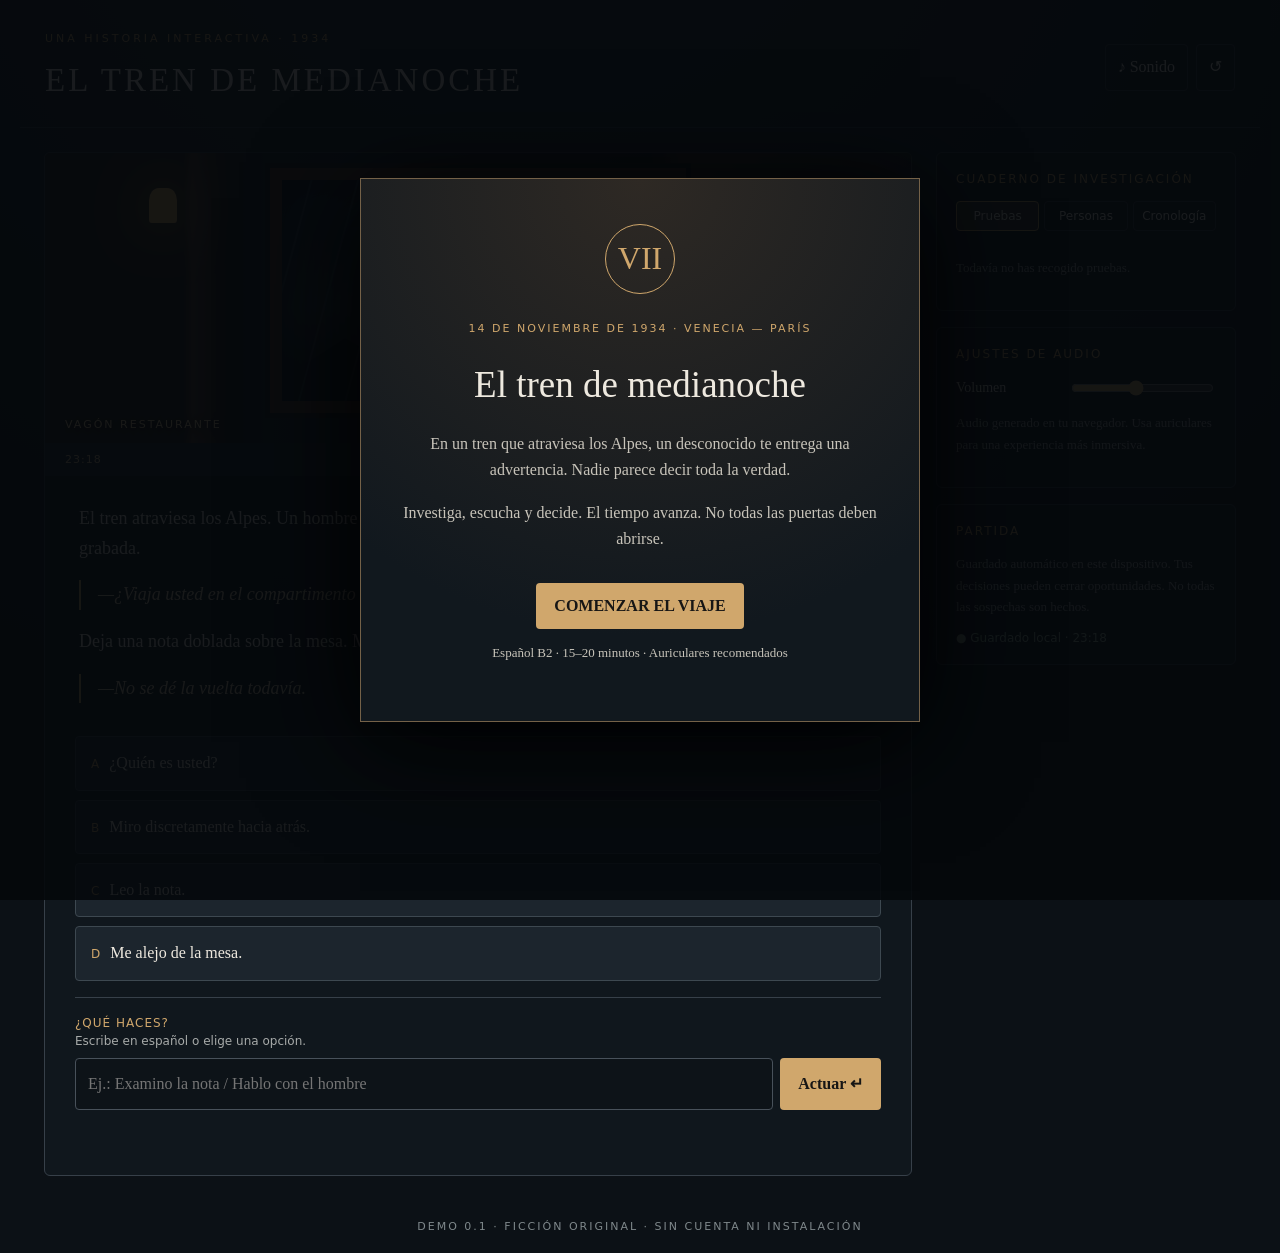
<file: games/el-tren-de-medianoche/index.html>
<!doctype html><html lang="es"><head><meta charset="utf-8"><meta name="viewport" content="width=device-width,initial-scale=1"><meta name="theme-color" content="#10161b"><title>El tren de medianoche — Demo 0.1</title><link rel="stylesheet" href="style.css"></head><body><div id="app"><header><div><small>UNA HISTORIA INTERACTIVA · 1934</small><h1>EL TREN DE MEDIANOCHE</h1></div><div class="header-actions"><button id="sound" title="Activar o silenciar">♪ Sonido</button><button id="reset" title="Nueva partida">↺</button></div></header><main><section class="scene"><div class="visual" id="visual"><div class="window"><div class="mountains"></div><div class="rain"></div></div><div class="lamp"></div><div class="figure" id="figure"></div><div class="visual-label" id="location">VAGÓN RESTAURANTE</div></div><div class="status"><span id="clock">23:18</span><span id="risk">PELIGRO: DESCONOCIDO</span><span id="chapter">PRÓLOGO</span></div><article id="story" aria-live="polite"></article><div id="choices"></div><form id="commandForm"><label for="command">¿QUÉ HACES? <span>Escribe en español o elige una opción.</span></label><div class="command-row"><input id="command" autocomplete="off" placeholder="Ej.: Examino la nota / Hablo con el hombre"><button type="submit">Actuar ↵</button></div></form><div id="feedback" aria-live="polite"></div></section><aside><div class="panel"><h2>CUADERNO DE INVESTIGACIÓN</h2><div class="tabs"><button class="tab active" data-tab="evidence">Pruebas</button><button class="tab" data-tab="people">Personas</button><button class="tab" data-tab="log">Cronología</button></div><div id="notebook"></div></div><div class="panel"><h2>AJUSTES DE AUDIO</h2><label class="volume">Volumen <input id="volume" type="range" min="0" max="100" value="45"></label><p class="muted">Audio generado en tu navegador. Usa auriculares para una experiencia más inmersiva.</p></div><div class="panel"><h2>PARTIDA</h2><p class="muted">Guardado automático en este dispositivo. Tus decisiones pueden cerrar oportunidades. No todas las sospechas son hechos.</p><div id="saveStatus">● Guardado local</div></div></aside></main><footer>DEMO 0.1 · FICCIÓN ORIGINAL · SIN CUENTA NI INSTALACIÓN</footer></div><div class="overlay" id="intro"><div class="intro-card"><div class="seal">VII</div><small>14 DE NOVIEMBRE DE 1934 · VENECIA — PARÍS</small><h2>El tren de medianoche</h2><p>En un tren que atraviesa los Alpes, un desconocido te entrega una advertencia. Nadie parece decir toda la verdad.</p><p>Investiga, escucha y decide. El tiempo avanza. No todas las puertas deben abrirse.</p><button id="start">COMENZAR EL VIAJE</button><p class="muted">Español B2 · 15–20 minutos · Auriculares recomendados</p></div></div><script src="game.js"></script></body></html>
</file>
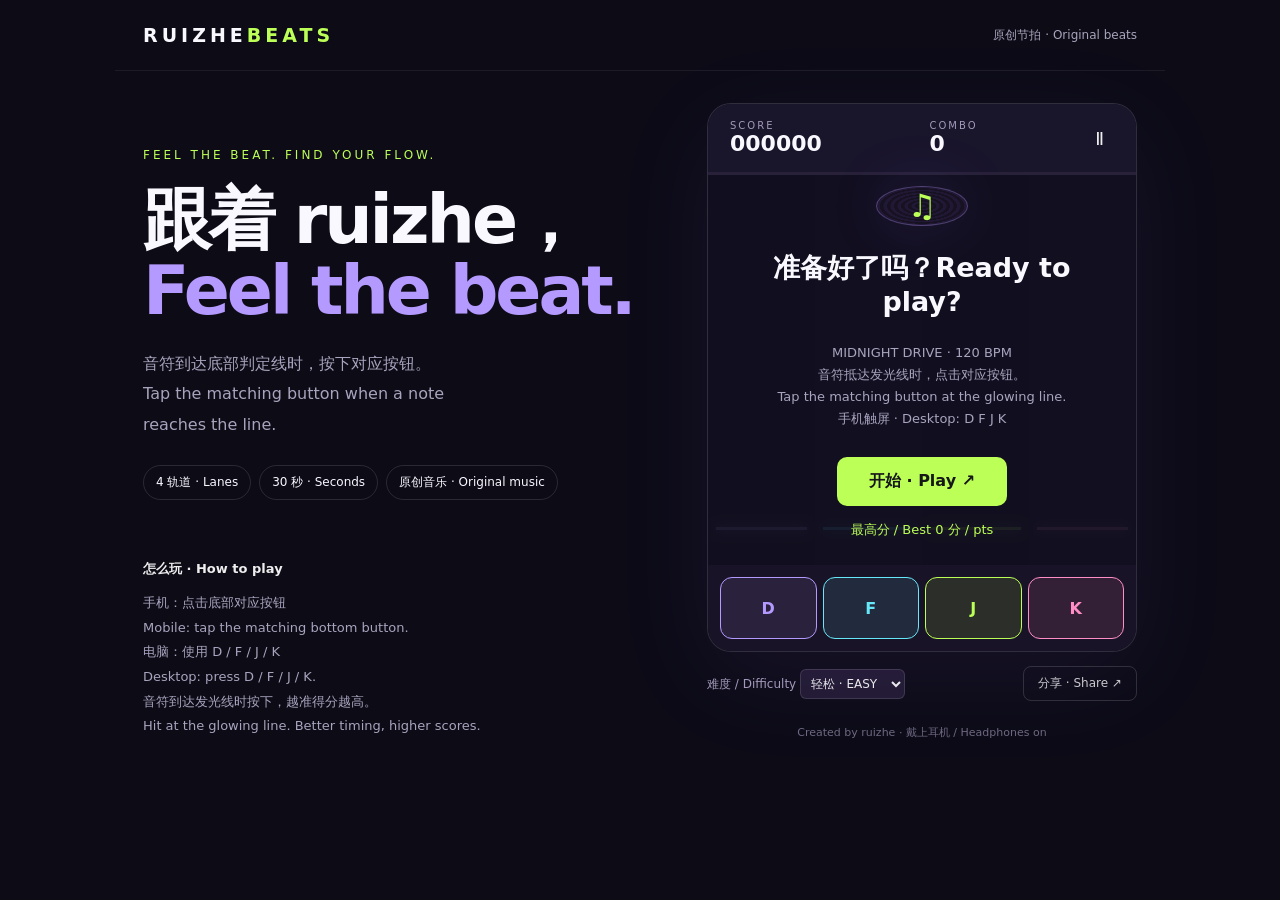
<file: games/ruizhe-beats/index.html>
<!doctype html><html lang="zh-CN"><head><meta charset="UTF-8"><meta name="viewport" content="width=device-width,initial-scale=1,viewport-fit=cover"><meta name="theme-color" content="#0c0b16"><title>RUIZHE BEATS · 节奏派对</title><style>
*{box-sizing:border-box}body{margin:0;background:#0c0b16;color:#faf8ff;font-family:system-ui,sans-serif;min-height:100svh}button,select{font:inherit}button{cursor:pointer}header{max-width:1050px;margin:auto;padding:24px 28px;display:flex;align-items:center;justify-content:space-between;border-bottom:1px solid #ffffff12}.brand{letter-spacing:4px;font-weight:900;font-size:19px}.brand span{color:#bcff57}.tag{font-size:12px;color:#a8a4bc}.layout{max-width:1050px;margin:32px auto;display:grid;grid-template-columns:1fr 430px;gap:65px;padding:0 28px}.intro{padding-top:45px}.eyebrow{font-size:12px;letter-spacing:3px;color:#bcff57}h1{font-size:clamp(42px,6vw,68px);line-height:1.05;letter-spacing:-3px;margin:22px 0}h1 span{color:#b499ff}.intro p{color:#a9a4be;line-height:1.9;max-width:360px}.chips{display:flex;gap:8px;margin:25px 0}.chips span{padding:8px 12px;border:1px solid #ffffff20;border-radius:30px;font-size:12px}.instructions{margin-top:60px;font-size:13px;color:#a9a4be}.instructions strong{color:#eee}.game{position:relative;border:1px solid #ffffff20;border-radius:24px;overflow:hidden;background:#121020;box-shadow:0 25px 100px #9b6dff15}.stats{height:68px;display:flex;justify-content:space-between;align-items:center;padding:12px 22px;background:#19152b}.stats small{display:block;color:#a29ab9;font-size:10px;letter-spacing:2px}.stats b{font-size:22px;font-variant-numeric:tabular-nums}.progress{height:3px;background:#282139}.progress i{display:block;height:100%;width:0;background:#bcff57}canvas{width:100%;height:390px;display:block;touch-action:none}.pads{display:grid;grid-template-columns:repeat(4,1fr);gap:6px;padding:12px;background:#181326}.pad{height:62px;border-radius:12px;border:1px solid var(--c);background:color-mix(in srgb,var(--c) 12%,#171123);color:var(--c);font-weight:800;touch-action:none;user-select:none}.pad:active,.pad.on{background:var(--c);color:#161020;box-shadow:0 0 25px var(--c)}.overlay{position:absolute;inset:71px 0 86px;display:flex;flex-direction:column;align-items:center;justify-content:center;background:#121020ed;text-align:center;padding:25px;z-index:2}.overlay.hidden{display:none}.disc{width:92px;height:92px;border-radius:50%;border:1px solid #b499ff55;background:repeating-radial-gradient(#211835 0 3px,#171222 4px 7px);display:grid;place-items:center;margin-bottom:12px;box-shadow:0 0 60px #9966ff22}.disc span{font-size:32px;color:#bcff57}h2{margin:12px 0;font-size:27px}.overlay p{color:#a9a4be;font-size:13px;line-height:1.7}.primary{background:#bcff57;color:#151719;border:0;padding:14px 32px;border-radius:10px;font-weight:800;margin-top:14px}.secondary{border:1px solid #ffffff25;background:transparent;color:#ccc;padding:8px 14px;border-radius:8px}.settings{display:flex;justify-content:space-between;align-items:center;margin-top:14px;color:#a49bb9;font-size:12px}select{background:#211a31;color:#eee;border:1px solid #ffffff20;border-radius:6px;padding:6px}.footer{margin:24px 0;color:#6f6881;font-size:11px;text-align:center}.result{display:grid;grid-template-columns:repeat(3,1fr);gap:20px;margin:12px 0}.result b{display:block;font-size:22px}.result small{color:#a9a4be;font-size:10px}.best{color:#bcff57!important}.pause{font-size:18px;background:none;border:0;color:#eee;padding:10px}@media(max-width:760px){header{padding:16px 20px}.layout{display:block;margin:20px auto;padding:0 16px;max-width:450px}.intro{padding:0}.intro h1{font-size:32px;letter-spacing:-1px;margin:10px 0}.intro p,.chips,.instructions,.eyebrow{display:none}.intro{margin-bottom:20px}.tag{font-size:10px}canvas{height:min(49svh,390px)}.overlay p{font-size:12px;line-height:1.6}.overlay h2{font-size:22px}.disc{width:65px;height:65px}.brand{letter-spacing:2px}.footer{margin:15px}}
</style></head><body><header><div class="brand">RUIZHE<span>BEATS</span></div><div class="tag">原创节拍 · Original beats</div></header><main class="layout"><section class="intro"><div class="eyebrow">FEEL THE BEAT. FIND YOUR FLOW.</div><h1>跟着 ruizhe，<br><span>Feel the beat.</span></h1><p>音符到达底部判定线时，按下对应按钮。<br>Tap the matching button when a note reaches the line.</p><div class="chips"><span>4 轨道 · Lanes</span><span>30 秒 · Seconds</span><span>原创音乐 · Original music</span></div><div class="instructions"><strong>怎么玩 · How to play</strong><p>手机：点击底部对应按钮<br>Mobile: tap the matching bottom button.<br>电脑：使用 D / F / J / K<br>Desktop: press D / F / J / K.<br>音符到达发光线时按下，越准得分越高。<br>Hit at the glowing line. Better timing, higher scores.</p></div></section><section><div class="game"><div class="stats"><div><small>SCORE</small><b id="score">000000</b></div><div><small>COMBO</small><b id="combo">0</b></div><button class="pause" id="pause" aria-label="暂停 Pause">Ⅱ</button></div><div class="progress"><i id="progress"></i></div><canvas id="canvas"></canvas><div class="pads"><button class="pad" style="--c:#b499ff" data-lane="0">D</button><button class="pad" style="--c:#67e8f9" data-lane="1">F</button><button class="pad" style="--c:#bcff57" data-lane="2">J</button><button class="pad" style="--c:#ff8dc6" data-lane="3">K</button></div><div class="overlay" id="overlay"><div class="disc"><span>♫</span></div><h2 id="title">准备好了吗？Ready to play?</h2><p id="message">MIDNIGHT DRIVE · 120 BPM<br>音符抵达发光线时，点击对应按钮。<br>Tap the matching button at the glowing line.<br>手机触屏 · Desktop: D F J K</p><div id="results"></div><button class="primary" id="start">开始 · Play ↗</button><p class="best" id="best"></p></div></div><div class="settings"><label>难度 / Difficulty <select id="difficulty"><option value="easy">轻松 · EASY</option><option value="hard">挑战 · HARD</option></select></label><button class="secondary" id="share">分享 · Share ↗</button></div><p class="footer" id="foot">Created by ruizhe · 戴上耳机 / Headphones on</p></section></main><script>
'use strict';
const $=id=>document.getElementById(id), canvas=$('canvas'),ctx=canvas.getContext('2d'),colors=['#b499ff','#67e8f9','#bcff57','#ff8dc6'];let audio,master,startTime=0,elapsed=0,state='idle',notes=[],score=0,combo=0,maxCombo=0,counts={perfect:0,good:0,miss:0},feedback='',feedbackAt=0,flashes=[0,0,0,0],sources=[],mode='easy';const duration=30,lead=2.5,travel=1.7;
function best(){try{return Number(localStorage.getItem('neonbeat-'+mode)||0)}catch{return 0}}function showBest(){$('best').textContent='最高分 / Best '+best().toLocaleString()+' 分 / pts'}showBest();
function chart(m){let a=[];for(let i=0;i<56;i++){let t=2+i*.5,l=(i*7+Math.floor(i/4))%4;a.push({t,l,hit:false});if(m==='hard'&&i%4!==3)a.push({t:t+.25,l:(l+1+i%2)%4,hit:false})}return a.sort((a,b)=>a.t-b.t)}
function tone(f,t,len=.16,type='triangle',vol=.13){let o=audio.createOscillator(),g=audio.createGain();o.type=type;o.frequency.setValueAtTime(f,t);g.gain.setValueAtTime(0,t);g.gain.linearRampToValueAtTime(vol,t+.008);g.gain.exponentialRampToValueAtTime(.001,t+len);o.connect(g);g.connect(master);o.start(t);o.stop(t+len+.03);sources.push(o)}
function kick(t){let o=audio.createOscillator(),g=audio.createGain();o.frequency.setValueAtTime(140,t);o.frequency.exponentialRampToValueAtTime(42,t+.14);g.gain.setValueAtTime(.42,t);g.gain.exponentialRampToValueAtTime(.001,t+.23);o.connect(g);g.connect(master);o.start(t);o.stop(t+.25);sources.push(o)}
function noise(t,snare=false){let b=audio.createBuffer(1,audio.sampleRate*.13,audio.sampleRate),d=b.getChannelData(0);for(let i=0;i<d.length;i++)d[i]=Math.random()*2-1;let s=audio.createBufferSource(),f=audio.createBiquadFilter(),g=audio.createGain();s.buffer=b;f.type='highpass';f.frequency.value=snare?1100:7000;g.gain.setValueAtTime(snare?.16:.055,t);g.gain.exponentialRampToValueAtTime(.001,t+(snare?.12:.035));s.connect(f);f.connect(g);g.connect(master);s.start(t);sources.push(s)}
function music(){const melody=[261.63,329.63,392,523.25,440,392,329.63,293.66],bass=[130.81,110,87.31,98];for(let i=0;i<60;i++){let t=startTime+i*.5;kick(t);noise(t+.25);if(i%2)noise(t,true);tone(bass[Math.floor(i/8)%4],t,.32,'sawtooth',.065);if(i>=4)tone(melody[(i-4)%8],t,.24,'triangle',.12)}for(const n of notes)if(mode==='hard'&&(n.t*2)%1)tone(melody[Math.round(n.t*4)%8]*2,startTime+n.t,.1,'sine',.05)}
async function start(){if(state==='paused'){await audio.resume();state='playing';$('overlay').classList.add('hidden');return}try{if(audio)await audio.close();audio=new(window.AudioContext||window.webkitAudioContext)();await audio.resume();master=audio.createGain();master.gain.value=.65;master.connect(audio.destination);mode=$('difficulty').value;notes=chart(mode);score=combo=maxCombo=0;counts={perfect:0,good:0,miss:0};feedback='';sources=[];startTime=audio.currentTime+lead;state='playing';$('difficulty').disabled=true;$('overlay').classList.add('hidden');music();update()}catch(e){$('message').textContent='声音启动失败，请用浏览器重试。 Audio unavailable. Try your browser.'}}
function update(){$('score').textContent=String(score).padStart(6,'0');$('combo').textContent=combo}
function judge(text){feedback=text;feedbackAt=performance.now()}
function hit(l){if(state!=='playing')return;flashes[l]=performance.now();let t=audio.currentTime-startTime;let n=notes.find(n=>n.l===l&&!n.hit&&Math.abs(n.t-t)<=.16);if(!n)return;n.hit=true;let perfect=Math.abs(n.t-t)<=.075;counts[perfect?'perfect':'good']++;combo++;maxCombo=Math.max(combo,maxCombo);score+=(perfect?1000:600)+Math.min(combo,50)*10;judge(perfect?'完美 PERFECT':'不错 GOOD');update()}
function finish(){state='ended';let high=best();if(score>high)try{localStorage.setItem('neonbeat-'+mode,String(score))}catch{}$('overlay').classList.remove('hidden');$('title').textContent=counts.miss===0?'全连！Full combo! ✨':'挑战完成！Track complete!';let total=notes.length,acc=Math.round((counts.perfect+counts.good*.6)/total*100);$('message').textContent=score.toLocaleString()+' pts · 准确率 / Accuracy '+acc+'% · 最高连击 / Max combo '+maxCombo;$('results').innerHTML='<div class="result"><div><b>'+counts.perfect+'</b><small>PERFECT</small></div><div><b>'+counts.good+'</b><small>GOOD</small></div><div><b>'+counts.miss+'</b><small>MISS</small></div></div>';$('start').textContent='再来一次 · Play again ↗';$('difficulty').disabled=false;showBest()}
function pause(){if(state!=='playing')return;state='paused';audio.suspend();$('overlay').classList.remove('hidden');$('title').textContent='已暂停 · Paused';$('message').textContent='准备好就继续。 Continue when you’re ready.';$('results').innerHTML='';$('start').textContent='继续 · Resume ↗'}
function draw(){let w=canvas.clientWidth,h=canvas.clientHeight,dpr=window.devicePixelRatio||1;if(canvas.width!==Math.round(w*dpr)||canvas.height!==Math.round(h*dpr)){canvas.width=Math.round(w*dpr);canvas.height=Math.round(h*dpr)}ctx.setTransform(dpr,0,0,dpr,0,0);ctx.clearRect(0,0,w,h);let lane=w/4,line=h-38;elapsed=state==='playing'||state==='paused'?audio.currentTime-startTime:0;for(let l=0;l<4;l++){ctx.fillStyle=performance.now()-flashes[l]<130?colors[l]+'25':l%2?'#191429':'#151121';ctx.fillRect(l*lane,0,lane-1,h);ctx.strokeStyle='#ffffff08';ctx.beginPath();ctx.moveTo(l*lane,0);ctx.lineTo(l*lane,h);ctx.stroke();ctx.fillStyle=colors[l];ctx.shadowColor=colors[l];ctx.shadowBlur=12;ctx.fillRect(l*lane+8,line,lane-16,3);ctx.shadowBlur=0}if(state==='playing'||state==='paused'){for(let n of notes){if(n.hit)continue;let y=line-(n.t-elapsed)/travel*line;if(y>-20&&y<h+20){ctx.fillStyle=colors[n.l];ctx.shadowColor=colors[n.l];ctx.shadowBlur=15;ctx.beginPath();ctx.roundRect(n.l*lane+12,y-8,lane-24,16,5);ctx.fill();ctx.shadowBlur=0}if(state==='playing'&&elapsed-n.t>.16){n.hit=true;counts.miss++;combo=0;judge('漏拍 MISS');update()}}if(elapsed<0){ctx.fillStyle='#fff';ctx.textAlign='center';ctx.font='bold 64px system-ui';ctx.fillText(Math.ceil(-elapsed),w/2,h/2)}$('progress').style.width=Math.min(100,Math.max(0,elapsed/duration*100))+'%';if(state==='playing'&&elapsed>=duration+.3)finish()}if(performance.now()-feedbackAt<650){ctx.fillStyle=feedback==='漏拍 MISS'?'#ff8dc6':'#bcff57';ctx.textAlign='center';ctx.font='bold 25px system-ui';ctx.fillText(feedback,w/2,h*.32);if(combo>2){ctx.fillStyle='#fff';ctx.font='bold 46px system-ui';ctx.fillText(combo,w/2,h*.32+52)}}requestAnimationFrame(draw)}
$('start').onclick=start;$('pause').onclick=pause;document.querySelectorAll('.pad').forEach((b,l)=>{b.addEventListener('pointerdown',e=>{e.preventDefault();hit(l)})});let held=new Set();document.addEventListener('keydown',e=>{let l=['d','f','j','k'].indexOf(e.key.toLowerCase());if(l>=0){e.preventDefault();if(!held.has(l)){held.add(l);hit(l);document.querySelectorAll('.pad')[l].classList.add('on')}}if(e.code==='Space'){e.preventDefault();if(state==='playing')pause();else if(state==='paused')start()}});document.addEventListener('keyup',e=>{let l=['d','f','j','k'].indexOf(e.key.toLowerCase());held.delete(l);if(l>=0)document.querySelectorAll('.pad')[l].classList.remove('on')});window.addEventListener('blur',()=>{held.clear();document.querySelectorAll('.pad').forEach(b=>b.classList.remove('on'));pause()});document.addEventListener('visibilitychange',()=>{if(document.hidden)pause()});$('difficulty').onchange=()=>{mode=$('difficulty').value;showBest()};$('share').onclick=async()=>{let text='我在 RUIZHE BEATS 获得了 '+score+' 分！来挑战我的节奏 🎵';try{if(navigator.share)await navigator.share({title:'RUIZHE BEATS',text,url:location.href});else{await navigator.clipboard.writeText(text+' '+location.href);$('foot').textContent='链接已复制 · Link copied!'}}catch{ $('foot').textContent='复制浏览器地址分享 · Copy the URL to share.'}};draw();
</script></body></html>
</file>
<file: games/el-tren-de-medianoche/style.css>
:root{color-scheme:dark;--bg:#0c1116;--panel:#151c23;--ink:#eee9df;--muted:#a7aaa9;--gold:#d0a76c;--line:#374049;--danger:#c97d77}*{box-sizing:border-box}body{margin:0;background:radial-gradient(circle at 40% -20%,#26313a,#0c1116 60%);color:var(--ink);font-family:Georgia,'Times New Roman',serif;line-height:1.65}button,input{font:inherit}button{cursor:pointer}header{max-width:1240px;margin:auto;padding:24px 25px 16px;display:flex;justify-content:space-between;align-items:center;gap:12px;border-bottom:1px solid var(--line)}header small{font:11px system-ui;letter-spacing:3px;color:var(--gold)}h1{font-size:clamp(20px,3vw,33px);letter-spacing:3px;margin:3px 0;font-weight:500}.header-actions{display:flex;gap:8px}.header-actions button,.tab{background:transparent;border:1px solid var(--line);color:var(--ink);padding:9px 12px;border-radius:4px}main{max-width:1240px;margin:24px auto;display:grid;grid-template-columns:minmax(0,1fr) 300px;gap:24px;padding:0 24px}.scene,.panel{border:1px solid var(--line);background:rgba(17,24,30,.93);border-radius:6px;overflow:hidden}.visual{height:290px;position:relative;overflow:hidden;background:linear-gradient(90deg,#211b19 0 16%,#463025 17%,#201b1b 21%,#1a232c 26%,#0d121b 70%,#33251e 74%,#19191b 100%)}.window{position:absolute;left:26%;top:15px;width:48%;height:245px;border:12px solid #4e3427;box-shadow:0 0 0 5px #1e1b1c,inset 0 0 45px #0c0e15;background:linear-gradient(#111b2a,#27323a 58%,#090e16)}.mountains{position:absolute;bottom:0;width:100%;height:45%;background:#0d141c;clip-path:polygon(0 78%,16% 37%,29% 66%,43% 18%,61% 76%,75% 27%,100% 78%,100% 100%,0 100%)}.rain{position:absolute;inset:0;background:repeating-linear-gradient(105deg,transparent 0 27px,#a3c1d122 28px 29px,transparent 30px 45px);animation:rain 2s linear infinite}@keyframes rain{to{background-position:110px 140px}}.lamp{position:absolute;left:12%;top:35px;width:28px;height:35px;background:#d9a764;border-radius:35% 35% 10% 10%;box-shadow:0 0 45px 18px #d19b4c44}.figure{position:absolute;bottom:0;right:18%;width:115px;height:200px;background:linear-gradient(90deg,#0c1016,#252a2c,#0b0d11);clip-path:polygon(36% 0,64% 0,76% 15%,75% 25%,88% 32%,100% 100%,0 100%,12% 32%,25% 25%,24% 15%);opacity:.0;transition:opacity .6s}.figure.show{opacity:.95}.visual-label{position:absolute;bottom:12px;left:20px;font:11px system-ui;letter-spacing:2px;color:#e6c998;text-shadow:0 2px 8px black}.status{display:flex;justify-content:space-between;gap:10px;padding:10px 20px;background:#1e262d;color:#d7bd95;font:11px system-ui;letter-spacing:1px}article{padding:28px 34px 16px;min-height:240px;font-size:18px}article p{margin:0 0 17px}article .speech{border-left:2px solid var(--gold);padding-left:17px;color:#e4d1b2;font-style:italic}article strong{color:#e5c18a}#choices{padding:0 30px 16px;display:grid;gap:9px}.choice{display:block;text-align:left;width:100%;padding:13px 15px;background:#1c252d;color:var(--ink);border:1px solid #3d4850;border-radius:4px;transition:.15s}.choice:hover,.choice:focus-visible{border-color:var(--gold);background:#293039}.choice b{color:var(--gold);margin-right:10px;font:12px system-ui}#commandForm{margin:0 30px 20px;padding-top:18px;border-top:1px solid var(--line)}#commandForm label{display:block;color:var(--gold);font:12px system-ui;letter-spacing:1px;margin-bottom:10px}#commandForm label span{display:block;color:var(--muted);letter-spacing:0;margin-top:4px}.command-row{display:flex;gap:7px}.command-row input{flex:1;min-width:0;background:#0d1318;border:1px solid #48515a;border-radius:4px;padding:12px;color:var(--ink)}.command-row button,#start{background:var(--gold);color:#171615;border:0;padding:10px 18px;border-radius:4px;font-weight:bold}#feedback{min-height:25px;margin:0 30px 20px;color:#d7ba91;font-size:14px}aside{display:grid;gap:16px;align-content:start}.panel{padding:19px}.panel h2{font:12px system-ui;letter-spacing:2px;color:var(--gold);margin:0 0 15px}.tabs{display:flex;gap:5px;margin-bottom:13px}.tab{font:12px system-ui;padding:7px;flex:1}.tab.active{background:#3a3430;border-color:var(--gold)}#notebook{max-height:400px;overflow:auto;font-size:14px}.entry{border-bottom:1px solid #303a42;padding:9px 0}.entry small{display:block;color:var(--gold);font:11px system-ui}.muted{font-size:13px;color:var(--muted)}.volume{display:flex;justify-content:space-between;align-items:center;gap:10px;font-size:14px}.volume input{accent-color:var(--gold);width:55%}#saveStatus{font:12px system-ui;color:#9db7a0}footer{padding:20px;text-align:center;font:11px system-ui;letter-spacing:2px;color:#7f888b}.overlay{position:fixed;inset:0;background:#05080ce9;z-index:10;display:grid;place-items:center;padding:20px}.overlay.hidden{display:none}.intro-card{width:min(560px,100%);border:1px solid #746148;padding:45px 35px;text-align:center;background:radial-gradient(circle at top,#2e2924,#11181e 75%);box-shadow:0 20px 100px #000}.seal{margin:auto auto 20px;border:1px solid var(--gold);color:var(--gold);border-radius:50%;width:70px;height:70px;display:grid;place-items:center;font-size:32px}.intro-card small{font:11px system-ui;letter-spacing:2px;color:var(--gold)}.intro-card h2{font-size:37px;font-weight:normal;margin:14px 0}.intro-card p{color:#c8c4ba}.intro-card button{margin-top:14px;padding:14px 30px}@media(max-width:850px){main{grid-template-columns:1fr}aside{grid-template-columns:1fr 1fr}aside .panel:first-child{grid-column:1/-1}.visual{height:245px}}@media(max-width:530px){header{padding:15px}main{padding:0 10px;margin:12px auto}header small{font-size:9px}h1{font-size:19px;letter-spacing:1px}article{padding:20px;font-size:17px}.status{font-size:9px;padding:10px}#choices{padding:0 15px 12px}#commandForm{margin:0 15px 15px}.command-row{flex-direction:column}#feedback{margin:0 15px 15px}aside{grid-template-columns:1fr}.visual{height:205px}.window{height:180px}.figure{height:155px}}
</file>
